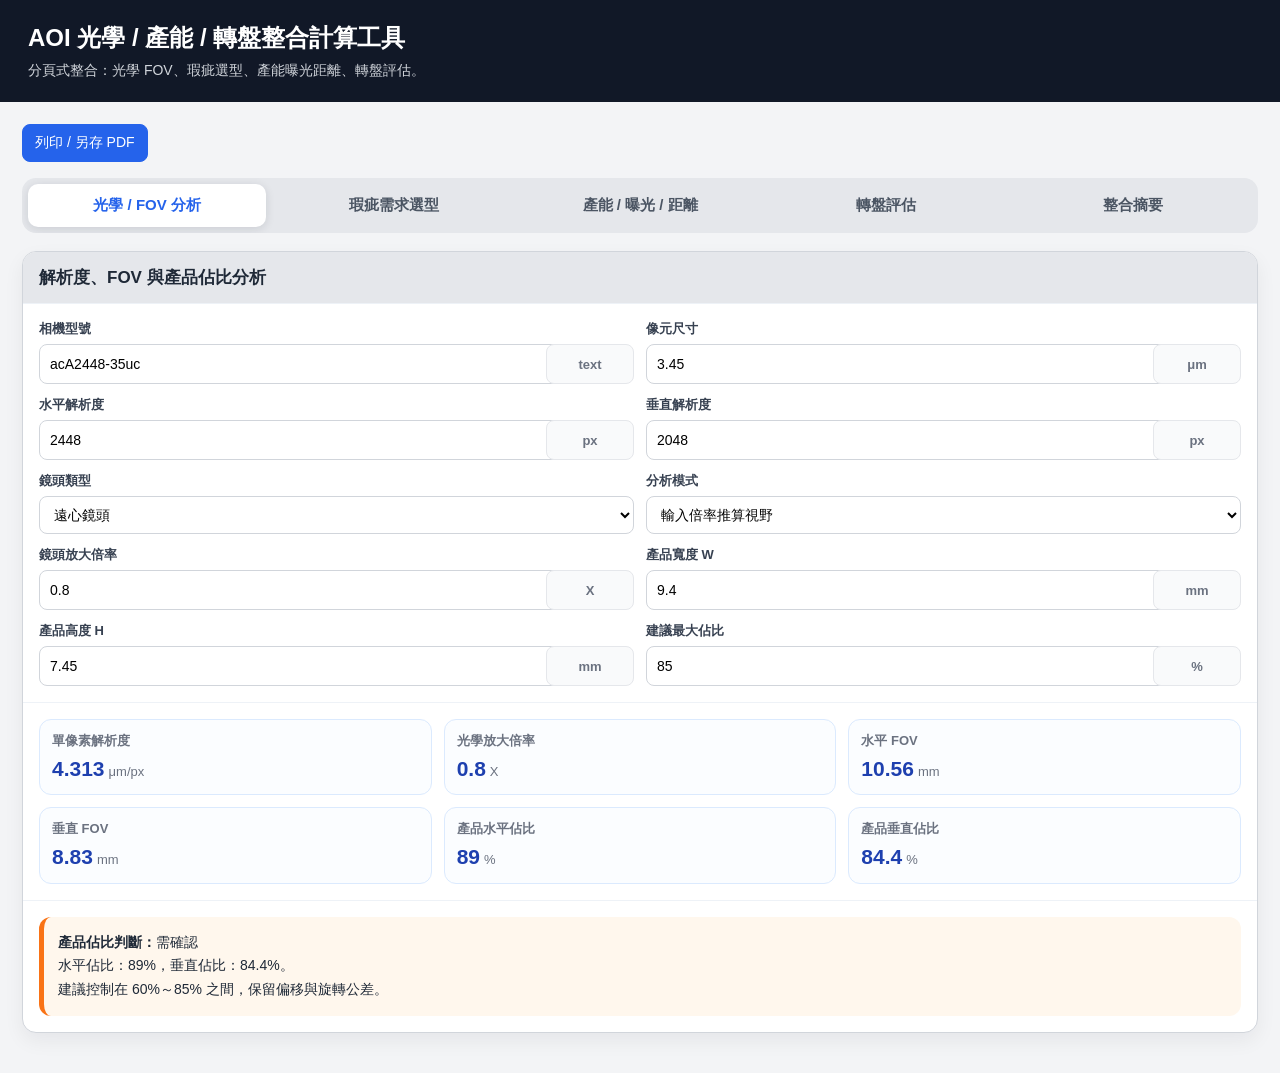
<file: index.html>
<!DOCTYPE html>
<html lang="zh-Hant">
<head>
  <meta charset="UTF-8" />
  <meta name="viewport" content="width=device-width, initial-scale=1.0" />
  <title>AOI 整合計算工具</title>
  <link rel="stylesheet" href="css/style.css" />
</head>

<body>
  <header class="main-header">
    <h1>AOI 光學 / 產能 / 轉盤整合計算工具</h1>
    <p>分頁式整合：光學 FOV、瑕疵選型、產能曝光距離、轉盤評估。</p>
  </header>

  <main class="main-wrap">
    <div class="main-toolbar">
      <button class="main-btn primary" id="mainPrintBtn">列印 / 另存 PDF</button>
    </div>

    <div class="main-tabs">
      <button class="main-tab active" type="button" data-tab="analysis">光學 / FOV 分析</button>
      <button class="main-tab" type="button" data-tab="selection">瑕疵需求選型</button>
      <button class="main-tab" type="button" data-tab="production">產能 / 曝光 / 距離</button>
      <button class="main-tab" type="button" data-tab="turntable">轉盤評估</button>
      <button class="main-tab" type="button" data-tab="summary">整合摘要</button>
    </div>

    <section id="panel-analysis" class="main-panel active">
      <div class="main-card">
        <h2>解析度、FOV 與產品佔比分析</h2>
        <div class="main-section">
          <div class="main-grid">
            <label class="main-label">相機型號
              <div class="main-input-row"><input class="main-input" id="cameraModel" type="text" value="acA2448-35uc"><span class="main-unit">text</span></div>
            </label>
            <label class="main-label">像元尺寸
              <div class="main-input-row"><input class="main-input" id="pixelSize" type="number" value="3.45" step="0.01"><span class="main-unit">μm</span></div>
            </label>
            <label class="main-label">水平解析度
              <div class="main-input-row"><input class="main-input" id="camW" type="number" value="2448"><span class="main-unit">px</span></div>
            </label>
            <label class="main-label">垂直解析度
              <div class="main-input-row"><input class="main-input" id="camH" type="number" value="2048"><span class="main-unit">px</span></div>
            </label>
            <label class="main-label">鏡頭類型
              <select class="main-select" id="lensType">
                <option value="telecentric" selected>遠心鏡頭</option>
                <option value="cctv">CCTV 普通鏡頭</option>
              </select>
            </label>
            <label class="main-label">分析模式
              <select class="main-select" id="analysisSubMode">
                <option value="fromMag">輸入倍率推算視野</option>
                <option value="fromCalib">輸入實測值推算硬體</option>
                <option value="fromWD">CCTV：輸入 WD 推算視野</option>
              </select>
            </label>
            <label class="main-label main-cctv">鏡頭焦距
              <div class="main-input-row"><input class="main-input" id="focalLength" type="number" value="50" step="0.1"><span class="main-unit">mm</span></div>
            </label>
            <label class="main-label main-cctv">延伸環長度
              <div class="main-input-row"><input class="main-input" id="extLength" type="number" value="0" step="0.5"><span class="main-unit">mm</span></div>
            </label>
            <label class="main-label main-cctv main-wd">目前工作距離 WD
              <div class="main-input-row"><input class="main-input" id="wdInput" type="number" value="110" step="0.1"><span class="main-unit">mm</span></div>
            </label>
            <label class="main-label main-mag">鏡頭放大倍率
              <div class="main-input-row"><input class="main-input" id="magInput" type="number" value="0.8" step="0.01"><span class="main-unit">X</span></div>
            </label>
            <label class="main-label main-calib">已知物體實際長度
              <div class="main-input-row"><input class="main-input" id="actualMM" type="number" value="6.79" step="0.001"><span class="main-unit">mm</span></div>
            </label>
            <label class="main-label main-calib">影像中佔據像素
              <div class="main-input-row"><input class="main-input" id="pixelCount" type="number" value="942" step="1"><span class="main-unit">px</span></div>
            </label>
            <label class="main-label">產品寬度 W
              <div class="main-input-row"><input class="main-input" id="productW" type="number" value="9.4" step="0.001"><span class="main-unit">mm</span></div>
            </label>
            <label class="main-label">產品高度 H
              <div class="main-input-row"><input class="main-input" id="productH" type="number" value="7.45" step="0.001"><span class="main-unit">mm</span></div>
            </label>
            <label class="main-label">建議最大佔比
              <div class="main-input-row"><input class="main-input" id="safeRate" type="number" value="85" step="1"><span class="main-unit">%</span></div>
            </label>
          </div>
        </div>
        <div class="main-section">
          <div class="main-results">
            <div class="main-result"><div class="main-result-l">單像素解析度</div><div class="main-result-v"><span id="analysisRes">-</span><span class="main-result-u">μm/px</span></div></div>
            <div class="main-result"><div class="main-result-l">光學放大倍率</div><div class="main-result-v"><span id="analysisMag">-</span><span class="main-result-u">X</span></div></div>
            <div class="main-result"><div class="main-result-l">水平 FOV</div><div class="main-result-v"><span id="analysisFovW">-</span><span class="main-result-u">mm</span></div></div>
            <div class="main-result"><div class="main-result-l">垂直 FOV</div><div class="main-result-v"><span id="analysisFovH">-</span><span class="main-result-u">mm</span></div></div>
            <div class="main-result"><div class="main-result-l">產品水平佔比</div><div class="main-result-v"><span id="analysisRateW">-</span><span class="main-result-u">%</span></div></div>
            <div class="main-result"><div class="main-result-l">產品垂直佔比</div><div class="main-result-v"><span id="analysisRateH">-</span><span class="main-result-u">%</span></div></div>
          </div>
        </div>
        <div class="main-section">
          <div id="productVisual" class="main-box"></div>
        </div>
      </div>
    </section>

    <section id="panel-selection" class="main-panel">
      <div class="main-card">
        <h2>從瑕疵需求反推硬體</h2>
        <div class="main-section">
          <div class="main-grid">
            <label class="main-label">欲偵測瑕疵大小
              <div class="main-input-row"><input class="main-input" id="targetDefect" type="number" value="0.15" step="0.001"><span class="main-unit">mm</span></div>
            </label>
            <label class="main-label">視野範圍 FOV
              <div class="main-input-row"><input class="main-input" id="targetFOV" type="number" value="12.07" step="0.001"><span class="main-unit">mm</span></div>
            </label>
            <label class="main-label">安全精度
              <select class="main-select" id="safetyFactor">
                <option value="3">3 px / 瑕疵</option>
                <option value="4">4 px / 瑕疵</option>
                <option value="5" selected>5 px / 瑕疵</option>
              </select>
            </label>
          </div>
        </div>
        <div class="main-section">
          <div class="main-results">
            <div class="main-result"><div class="main-result-l">必要解析度</div><div class="main-result-v"><span id="selReqRes">-</span><span class="main-result-u">μm/px</span></div></div>
            <div class="main-result"><div class="main-result-l">水平像素需求</div><div class="main-result-v"><span id="selMinPixel">-</span><span class="main-result-u">px</span></div></div>
            <div class="main-result"><div class="main-result-l">建議放大倍率</div><div class="main-result-v"><span id="selMagReq">-</span><span class="main-result-u">X</span></div></div>
          </div>
        </div>
        <div class="main-section">
          <div id="selectionRec" class="main-box green"></div>
        </div>
      </div>
    </section>

    <section id="panel-production" class="main-panel">
      <div class="main-card">
        <h2>產能 / 曝光 / Batch 最後一站距離</h2>
        <div class="main-section">
          <div class="main-grid">
            <label class="main-label">相機 Max FPS
              <div class="main-input-row"><input class="main-input" id="maxFps" type="number" value="36" step="0.01"><span class="main-unit">fps</span></div>
            </label>
            <label class="main-label">移動速度
              <div class="main-input-row"><input class="main-input" id="moveSpeedMmS" type="number" value="200" step="0.01"><span class="main-unit">mm/s</span></div>
            </label>
            <label class="main-label">允許 Pixel Shift
              <div class="main-input-row"><input class="main-input" id="pixelShift" type="number" value="1" step="0.01"><span class="main-unit">pixel</span></div>
            </label>
            <label class="main-label">實際曝光時間
              <div class="main-input-row"><input class="main-input" id="actualExposureUs" type="number" value="10" step="0.01"><span class="main-unit">us</span></div>
            </label>
            <label class="main-label">最小檢出 Pixel
              <div class="main-input-row"><input class="main-input" id="minDefectPixel" type="number" value="3" step="0.1"><span class="main-unit">pixel</span></div>
            </label>
            <label class="main-label">產品長度
              <div class="main-input-row"><input class="main-input" id="productLengthMm" type="number" value="4" step="0.001"><span class="main-unit">mm</span></div>
            </label>
            <label class="main-label">Space
              <div class="main-input-row"><input class="main-input" id="spaceMm" type="number" value="6" step="0.001"><span class="main-unit">mm</span></div>
            </label>
            <label class="main-label">可用機構距離
              <div class="main-input-row"><input class="main-input" id="availableDistanceMm" type="number" value="300" step="0.001"><span class="main-unit">mm</span></div>
            </label>
            <label class="main-label">Batch 數量
              <div class="main-input-row"><input class="main-input" id="batchCount" type="number" value="10" step="1"><span class="main-unit">pcs</span></div>
            </label>
            <label class="main-label">Batch 預測時間
              <div class="main-input-row"><input class="main-input" id="batchTimeMs" type="number" value="283.04" step="0.01"><span class="main-unit">ms</span></div>
            </label>
            <label class="main-label">Batch 移動線速度
              <div class="main-input-row"><input class="main-input" id="batchMoveSpeedMmS" type="number" value="150" step="0.01"><span class="main-unit">mm/s</span></div>
            </label>
          </div>
        </div>
        <div class="main-section">
          <div class="main-results">
            <div class="main-result"><div class="main-result-l">最大曝光時間</div><div class="main-result-v"><span id="maxExposureUs">-</span><span class="main-result-u">us</span></div><span id="exposureStatus" class="main-status">-</span></div>
            <div class="main-result"><div class="main-result-l">需求 FPS</div><div class="main-result-v"><span id="requiredFps">-</span><span class="main-result-u">fps</span></div><span id="fpsStatus" class="main-status">-</span></div>
            <div class="main-result"><div class="main-result-l">產能</div><div class="main-result-v"><span id="uph">-</span><span class="main-result-u">UPH</span></div></div>
            <div class="main-result"><div class="main-result-l">Pitch</div><div class="main-result-v"><span id="pitchMm">-</span><span class="main-result-u">mm</span></div></div>
            <div class="main-result"><div class="main-result-l">最小建議檢出尺寸</div><div class="main-result-v"><span id="minDefectSizeUm">-</span><span class="main-result-u">μm</span></div></div>
            <div class="main-result"><div class="main-result-l">最後一站距離</div><div class="main-result-v"><span id="lastStationDistanceMm">-</span><span class="main-result-u">mm</span></div><span id="distanceStatus" class="main-status">-</span></div>
          </div>
        </div>
      </div>
    </section>

    <section id="panel-turntable" class="main-panel">
      <div class="main-card">
        <h2>轉盤評估工具</h2>
        <div class="main-section">
  <p class="tt-sub">從目標產能反推需要的線速度，比較不同轉盤大小的 RPM 與 pulse/s</p>

  <div class="layout">
    <!-- ══ LEFT COLUMN ══ -->
    <div class="left-col">

      <div class="card">
        <p class="sl">基本條件</p>
        <div class="g3">
          <div class="fld"><label>目標產能</label><input type="number" id="target" value="1000" min="1" step="10"><span class="hint">pcs / min</span></div>
          <div class="fld"><label>物料尺寸（行進方向）</label><input type="number" id="psize" value="0.3" min="0.01" step="0.01"><span class="hint">mm</span></div>
          <div class="fld"><label>每圈 Pulse 數（PPR）</label><input type="number" id="ppc" value="360000" min="1"><span class="hint">DD 馬達直接填 PPR</span></div>
        </div>
        <div class="g2" style="margin-top:10px">
          <div class="fld"><label>轉盤直徑</label><input type="number" id="diam" value="600" min="50" step="10"><span class="hint">mm</span></div>
          <div class="fld"><label>實際速度設定</label><input type="number" id="pulses" value="32000" min="0"><span class="hint">pulse / s（填 0 略過）</span></div>
        </div>
      </div>

      <div class="card">
        <p class="sl">震動盤 × 轉盤速度</p>
        <p style="font-size:11px;color:#aaa;margin-bottom:10px">
          間距由「線速度 ÷ 震動盤節拍」自動計算，轉越快間距越大
        </p>
        <div class="g2">
          <div class="fld">
            <label>最小安全間距</label>
            <input type="number" id="min-gap" value="2" min="0" step="0.5">
            <span class="hint">mm（低於此值顯示警告）</span>
          </div>
          <div style="display:flex;flex-direction:column;justify-content:center;gap:4px">
            <div style="font-size:10px;color:#aaa">計算出的實際空隙</div>
            <div style="font-size:22px;font-weight:700;color:#1a4fa0" id="derived-gap-val">— mm</div>
            <div style="font-size:10px;color:#aaa" id="derived-pitch-val">Pitch —</div>
          </div>
        </div>
        <div class="pitch-vis" id="pitch-vis" style="margin-top:10px"></div>
        <div style="display:flex;justify-content:space-between;font-size:9px;color:#ccc;margin-top:2px">
          <span id="lbl-p">物料</span><span id="lbl-g">空隙</span>
        </div>
      </div>

      <div class="card">
        <p class="sl">相機停留時間 × 動態模糊</p>
        <p style="font-size:11px;color:#aaa;margin-bottom:12px">輸入相機與鏡頭規格，自動計算 FOV、停留時間與動態模糊</p>

        <div class="g2" style="margin-bottom:10px">
          <div class="fld">
            <label>鏡頭類型</label>
            <select id="lens-type" style="border:1px solid #d5d5d0;border-radius:6px;padding:6px 9px;font-size:14px;width:100%;outline:none;color:#1a1a1a;background:#fff">
              <option value="telecentric">遠心鏡（Telecentric）</option>
              <option value="cctv">CCTV / 定焦鏡</option>
            </select>
            <span class="hint">遠心鏡填倍率；CCTV 填焦距與工作距離</span>
          </div>
          <div class="fld" id="fld-mag" style="">
            <label>鏡頭倍率</label>
            <input type="number" id="magnification" value="0.5" min="0.01" step="0.01">
            <span class="hint">× （如 0.5× / 1× / 2×）</span>
          </div>
        </div>

        <div class="g2" id="cctv-fields" style="display:none;margin-bottom:10px">
          <div class="fld">
            <label>鏡頭焦距</label>
            <input type="number" id="focal" value="25" min="1" step="1">
            <span class="hint">mm</span>
          </div>
          <div class="fld">
            <label>工作距離（WD）</label>
            <input type="number" id="wd" value="150" min="1" step="1">
            <span class="hint">mm（鏡頭前端到物體）</span>
          </div>
        </div>

        <div class="g3">
          <div class="fld">
            <label>感光元件解析度</label>
            <input type="number" id="sensor-px" value="2048" min="1" step="1">
            <span class="hint">px（行進方向軸）</span>
          </div>
          <div class="fld">
            <label>像素大小</label>
            <input type="number" id="pixsize" value="3.45" min="0.01" step="0.01">
            <span class="hint">µm / px</span>
          </div>
          <div class="fld">
            <label>曝光時間</label>
            <input type="number" id="exposure" value="100" min="1" step="1">
            <span class="hint">µs（微秒）</span>
          </div>
        </div>

        <div style="margin-top:10px;padding:8px 12px;background:#f0f4fb;border-radius:6px;font-size:12px;display:flex;align-items:baseline;gap:8px;flex-wrap:wrap">
          <span style="color:#888">計算出的 FOV</span>
          <span id="fov-display" style="font-size:18px;font-weight:700;color:#1a4fa0">— mm</span>
          <span style="color:#aaa" id="fov-detail"></span>
        </div>

        <div class="metrics" id="blur-metrics" style="margin-top:10px"></div>
        <div id="blur-note" style="margin-top:8px"></div>
      </div>

      <div class="card">
        <p class="sl">需要的線速度</p>
        <div class="hero">
          <span class="hero-num" id="mmps-val">—</span>
          <span class="hero-unit">mm / s</span>
          <span class="hero-desc" id="mmps-desc"></span>
        </div>
        <div class="metrics" id="main-metrics"></div>
        <div id="actual-block" style="margin-top:8px"></div>
      </div>

      <div class="card">
        <p class="sl">速度 → 間距對照（固定目標產能 <span id="target-lbl">1000</span> pcs/min）</p>
        <p style="font-size:11px;color:#aaa;margin-bottom:10px">轉速越快，間距越大。目前設定以 <span style="color:#1a4fa0;font-weight:700">藍色</span> 標示。</p>
        <div style="overflow-x:auto"><table><thead><tr>
          <th>Pulse / s</th><th>線速度 (mm/s)</th><th>RPM</th><th>Pitch (mm)</th><th>空隙 (mm)</th><th>安全？</th>
        </tr></thead><tbody id="size-tbody"></tbody></table></div>
      </div>

      <div class="card">
        <p class="sl">直徑 → 間距對照（固定 <span id="diam-lbl">600</span>mm，目前速度）</p>
        <p style="font-size:11px;color:#aaa;margin-bottom:10px">同樣轉速，直徑越大線速度越快，間距越大。</p>
        <div style="overflow-x:auto"><table><thead><tr>
          <th>直徑</th><th>線速度 (mm/s)</th><th>RPM</th><th>Pitch (mm)</th><th>空隙 (mm)</th><th>安全？</th>
        </tr></thead><tbody id="pitch-tbody"></tbody></table></div>
      </div>

    </div><!-- end left-col -->

    <!-- ══ RIGHT COLUMN ══ -->
    <div class="right-col">
      <div class="card sticky-card">
        <p class="sl">動態示意圖</p>
        <canvas id="viz" width="280" height="340"></canvas>

        <div class="viz-ctrl" style="margin-top:10px">
          <label>轉盤顯示大小</label>
          <input type="range" id="viz-disk" min="50" max="120" value="88" step="1">
        </div>
        <div class="viz-ctrl" style="margin-top:6px">
          <label>物料顯示大小</label>
          <input type="range" id="viz-mat" min="1" max="16" value="4" step="1">
        </div>
        <div class="viz-info">
          <span id="viz-rpm-lbl">實際 RPM: —</span>
          <span id="viz-mat-lbl">載料: —</span>
        </div>
      </div>
    </div>

  </div><!-- end layout -->
        </div>
      </div>

<script src="js/turntable.js"></script>

    </section>

    <section id="panel-summary" class="main-panel">
      <div class="main-card">
        <h2>整合摘要</h2>
        <div class="main-section">
          <table class="main-table"><tbody id="summaryTable"></tbody></table>
        </div>
      </div>
    </section>
  </main>

  <script src="js/app.js"></script>

</body>
</html>
</file>
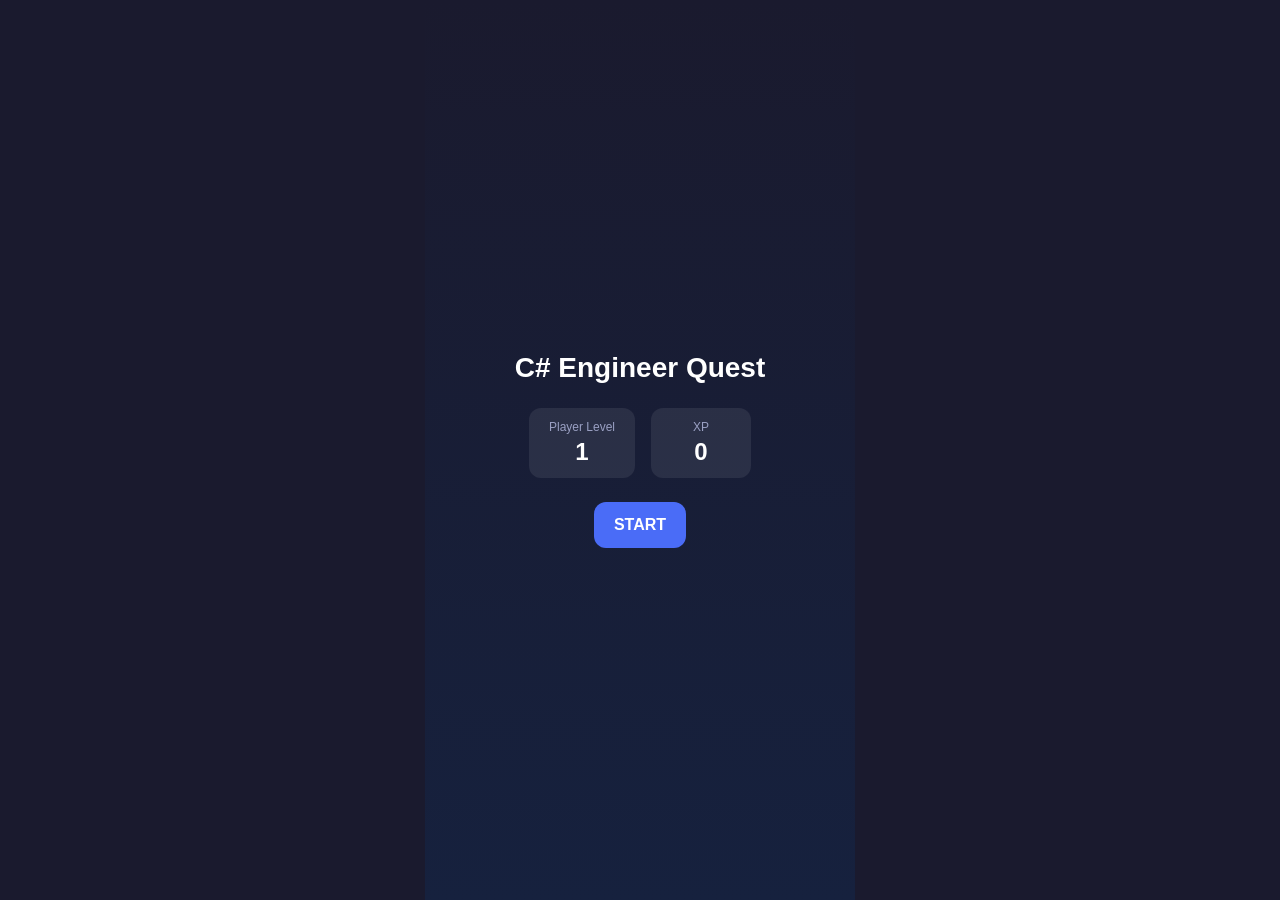
<file: WebPrototype/index.html>
<!DOCTYPE html>
<html lang="zh-Hant">
<head>
  <meta charset="UTF-8" />
  <meta name="viewport" content="width=device-width, initial-scale=1.0, viewport-fit=cover" />
  <title>C# Engineer Quest</title>
  <link rel="stylesheet" href="style.css" />
</head>
<body>
  <div class="phone">

    <!-- Home Scene -->
    <section id="screen-home" class="screen active">
      <div class="home-content">
        <h1 class="game-title">C# Engineer Quest</h1>
        <div class="stat-row">
          <div class="stat">
            <span class="stat-label">Player Level</span>
            <span class="stat-value" id="home-level">1</span>
          </div>
          <div class="stat">
            <span class="stat-label">XP</span>
            <span class="stat-value" id="home-xp">0</span>
          </div>
        </div>
        <button class="btn btn-primary" id="btn-start">START</button>
      </div>
    </section>

    <!-- World Map Scene -->
    <section id="screen-worldmap" class="screen">
      <header class="topbar">
        <button class="btn-icon" id="btn-worldmap-back">←</button>
        <h2>WORLD 1・設備啟動</h2>
      </header>
      <div class="level-list" id="level-list"></div>
    </section>

    <!-- Level Scene -->
    <section id="screen-level" class="screen">
      <header class="topbar">
        <button class="btn-icon" id="btn-level-back">←</button>
        <div>
          <h2 id="level-title">Level</h2>
          <p class="level-topic" id="level-topic"></p>
        </div>
      </header>
      <div class="level-body">
        <div class="panel">
          <p class="panel-label">Story</p>
          <p id="level-story"></p>
        </div>
        <div class="panel">
          <p class="panel-label">Mission</p>
          <p id="level-question"></p>
        </div>
        <div class="panel">
          <p class="panel-label">Code Input</p>
          <textarea id="level-code-input" spellcheck="false" autocapitalize="off" autocomplete="off"></textarea>
        </div>
        <p class="hint-text" id="level-hint"></p>
      </div>
      <footer class="action-row">
        <button class="btn btn-secondary" id="btn-hint">Hint</button>
        <button class="btn btn-primary" id="btn-submit">Submit</button>
      </footer>
    </section>

    <!-- Result Scene -->
    <section id="screen-result" class="screen">
      <div class="result-content">
        <div id="result-success" class="result-panel">
          <p class="result-title success">LEVEL COMPLETE</p>
          <p class="result-stars">★★★</p>
          <p class="result-xp" id="result-xp"></p>
          <button class="btn btn-primary" id="btn-next-level">NEXT LEVEL</button>
        </div>
        <div id="result-failure" class="result-panel">
          <p class="result-title failure">CODE ERROR</p>
          <p class="result-message">再檢查一下你的程式。</p>
          <button class="btn btn-primary" id="btn-try-again">TRY AGAIN</button>
        </div>
      </div>
    </section>

  </div>

  <script src="js/data.js"></script>
  <script src="js/judge.js"></script>
  <script src="js/save.js"></script>
  <script src="js/levelManager.js"></script>
  <script src="js/main.js"></script>
</body>
</html>
</file>
<file: css/style.css>
:root {
      --main-bg:#f3f4f6;
      --main-card:#fff;
      --main-border:#d1d5db;
      --main-blue:#2563eb;
      --main-dark:#111827;
    }

    body {
      margin:0;
      font-family:"Microsoft JhengHei","Noto Sans TC",Arial,sans-serif;
      background:var(--main-bg);
      color:#1f2937;
    }

    .main-header {
      background:var(--main-dark);
      color:white;
      padding:22px 28px;
    }

    .main-header h1 {
      margin:0;
      font-size:24px;
    }

    .main-header p {
      margin:8px 0 0;
      color:#d1d5db;
      font-size:14px;
    }

    .main-wrap {
      max-width:1480px;
      margin:0 auto;
      padding:22px;
    }

    .main-tabs {
      display:flex;
      gap:8px;
      background:#e5e7eb;
      padding:6px;
      border-radius:14px;
      margin-bottom:18px;
      overflow-x:auto;
    }

    .main-tab {
      flex:1 0 180px;
      border:0;
      border-radius:10px;
      padding:12px 14px;
      font-weight:800;
      font-size:15px;
      color:#4b5563;
      background:transparent;
      cursor:pointer;
    }

    .main-tab.active {
      background:white;
      color:var(--main-blue);
      box-shadow:0 2px 10px rgba(15,23,42,.12);
    }

    .main-panel {
      display:none;
    }

    .main-panel.active {
      display:block;
    }

    .main-card {
      background:var(--main-card);
      border:1px solid var(--main-border);
      border-radius:14px;
      box-shadow:0 8px 20px rgba(15,23,42,.06);
      overflow:hidden;
      margin-bottom:18px;
    }

    .main-card h2 {
      margin:0;
      padding:14px 16px;
      background:#e5e7eb;
      font-size:17px;
    }

    .main-section {
      padding:16px;
      border-top:1px solid #eef2f7;
    }

    .main-grid {
      display:grid;
      grid-template-columns:repeat(2,minmax(230px,1fr));
      gap:12px;
    }

    .main-label {
      display:grid;
      gap:6px;
      font-size:13px;
      color:#374151;
      font-weight:700;
    }

    .main-input-row {
      display:grid;
      grid-template-columns:1fr 88px;
      gap:8px;
      align-items:center;
    }

    .main-input, .main-select {
      width:100%;
      height:38px;
      border:1px solid #d1d5db;
      border-radius:8px;
      padding:0 10px;
      font-size:14px;
      background:white;
    }

    .main-unit {
      height:38px;
      display:inline-flex;
      align-items:center;
      justify-content:center;
      border:1px solid #e5e7eb;
      border-radius:8px;
      background:#f9fafb;
      color:#6b7280;
      font-size:13px;
    }

    .main-results {
      display:grid;
      grid-template-columns:repeat(3,minmax(180px,1fr));
      gap:12px;
    }

    .main-result {
      border:1px solid #dbeafe;
      border-radius:12px;
      padding:12px;
      background:#fbfdff;
    }

    .main-result-l {
      font-size:13px;
      color:#6b7280;
      margin-bottom:6px;
      font-weight:700;
    }

    .main-result-v {
      font-size:21px;
      font-weight:900;
      color:#1e40af;
      line-height:1.25;
    }

    .main-result-u {
      font-size:13px;
      color:#6b7280;
      margin-left:4px;
      font-weight:500;
    }

    .main-status {
      display:inline-flex;
      padding:6px 10px;
      border-radius:999px;
      font-size:13px;
      font-weight:800;
      margin-top:8px;
    }

    .main-ok { background:#dcfce7; color:#166534; }
    .main-ng { background:#fee2e2; color:#991b1b; }

    .main-box {
      border-radius:12px;
      padding:14px;
      border-left:5px solid #2563eb;
      background:#eff6ff;
      line-height:1.7;
      font-size:14px;
    }

    .main-box.green { border-left-color:#16a34a; background:#f0fdf4; }
    .main-box.orange { border-left-color:#f97316; background:#fff7ed; }
    .main-box.red { border-left-color:#dc2626; background:#fef2f2; }

    .main-progress-bg {
      width:100%;
      height:10px;
      background:#e5e7eb;
      border-radius:999px;
      overflow:hidden;
    }

    .main-progress-bar {
      height:100%;
      border-radius:999px;
      transition:width .25s;
    }

    .main-table {
      width:100%;
      border-collapse:collapse;
      font-size:13px;
    }

    .main-table th,
    .main-table td {
      border:1px solid #e5e7eb;
      padding:8px;
      text-align:left;
      vertical-align:top;
    }

    .main-table th {
      background:#f3f4f6;
      width:38%;
    }

    .main-formula {
      margin:0;
      padding:16px;
      background:#0f172a;
      color:#e5e7eb;
      font-family:Consolas,"Courier New",monospace;
      font-size:13px;
      line-height:1.7;
      overflow-x:auto;
      white-space:pre-wrap;
      border-radius:12px;
    }

    .main-toolbar {
      display:flex;
      flex-wrap:wrap;
      gap:10px;
      align-items:center;
      margin-bottom:16px;
    }

    .main-btn {
      height:38px;
      border:1px solid #d1d5db;
      background:white;
      border-radius:8px;
      padding:0 12px;
      font-size:14px;
      cursor:pointer;
    }

    .main-btn.primary {
      background:#2563eb;
      color:white;
      border-color:#2563eb;
    }

    @media(max-width:900px) {
      .main-grid,.main-results { grid-template-columns:1fr; }
    }

    /* ===== 轉盤評估分頁：沿用與其他分頁一致的設計語彙（字級、配色、卡片樣式） ===== */
    #panel-turntable *{box-sizing:border-box}
    #panel-turntable .tt-sub{font-size:13px;color:#6b7280;margin:0 0 16px}
    #panel-turntable .layout{display:flex;gap:16px;align-items:flex-start}
    #panel-turntable .left-col{flex:1;min-width:0}
    #panel-turntable .right-col{width:300px;flex-shrink:0}
    #panel-turntable .sticky-card{position:sticky;top:16px}
    #panel-turntable .card{background:#fff;border:1px solid var(--main-border);border-radius:12px;padding:16px;margin-bottom:14px;box-shadow:0 4px 12px rgba(15,23,42,.04)}
    #panel-turntable .sl{font-size:14px;font-weight:700;color:var(--main-dark);margin-bottom:12px}
    #panel-turntable .g2{display:grid;grid-template-columns:1fr 1fr;gap:12px}
    #panel-turntable .g3{display:grid;grid-template-columns:1fr 1fr 1fr;gap:12px}
    #panel-turntable .fld{display:flex;flex-direction:column;gap:6px}
    #panel-turntable .fld label{font-size:13px;color:#374151;font-weight:700}
    #panel-turntable .fld input[type=number]{border:1px solid #d1d5db;border-radius:8px;padding:0 10px;height:38px;font-size:14px;width:100%;outline:none;color:#1f2937;background:#fff}
    #panel-turntable .fld input[type=number]:focus{border-color:var(--main-blue);box-shadow:0 0 0 2px rgba(37,99,235,.15)}
    #panel-turntable .fld input[type=range]{accent-color:var(--main-blue);width:100%;margin-top:2px}
    #panel-turntable .hint{font-size:12px;color:#9ca3af;margin-top:2px;line-height:1.4}
    #panel-turntable .pitch-vis{display:flex;height:30px;background:#f3f4f6;border-radius:8px;overflow:hidden;border:1px solid #e5e7eb;margin-top:8px}
    #panel-turntable .pv-piece{background:var(--main-blue);height:100%;display:flex;align-items:center;justify-content:center;font-size:10px;color:#fff;font-weight:700;transition:width .15s;min-width:2px}
    #panel-turntable .pv-gap{background:#e5e7eb;height:100%;transition:width .15s}
    #panel-turntable .hero{display:flex;align-items:baseline;gap:8px;background:#fbfdff;border:1px solid #dbeafe;border-left:4px solid var(--main-blue);border-radius:10px;padding:12px 14px;margin-bottom:12px;flex-wrap:wrap}
    #panel-turntable .hero-num{font-size:28px;font-weight:900;color:#1e40af;line-height:1}
    #panel-turntable .hero-unit{font-size:13px;color:#6b7280}
    #panel-turntable .hero-desc{font-size:12px;color:#9ca3af;margin-left:2px}
    #panel-turntable .metrics{display:grid;grid-template-columns:repeat(auto-fit,minmax(130px,1fr));gap:10px}
    #panel-turntable .mc{background:#fbfbfb;border:1px solid #e5e7eb;border-left:4px solid #d1d5db;border-radius:8px;padding:10px 12px}
    #panel-turntable .mc-l{font-size:12px;color:#6b7280;font-weight:700;margin-bottom:4px}
    #panel-turntable .mc-v{font-size:18px;font-weight:800;color:#111827;line-height:1.2}
    #panel-turntable .mc-u{font-size:12px;color:#9ca3af;margin-top:2px}
    #panel-turntable .mc.b{border-left-color:var(--main-blue)}#panel-turntable .mc.b .mc-v{color:#1e40af}
    #panel-turntable .mc.g{border-left-color:#16a34a}#panel-turntable .mc.g .mc-v{color:#166534}
    #panel-turntable .mc.a{border-left-color:#f59e0b}#panel-turntable .mc.a .mc-v{color:#92400e}
    #panel-turntable .mc.r{border-left-color:#dc2626}#panel-turntable .mc.r .mc-v{color:#991b1b}
    #panel-turntable table{width:100%;border-collapse:collapse;font-size:13px}
    #panel-turntable th{font-size:12px;font-weight:700;color:#6b7280;text-align:left;padding:8px;border-bottom:1px solid #e5e7eb;background:#f3f4f6;white-space:nowrap}
    #panel-turntable td{padding:8px;border-bottom:1px solid #e5e7eb;color:#1f2937;vertical-align:middle}
    #panel-turntable tr.hl td{background:#eff6ff;font-weight:700}
    #panel-turntable td.diam-c{color:#1e40af;font-weight:700}
    #panel-turntable #viz{display:block;border-radius:8px;background:#f9fafb;border:1px solid #e5e7eb}
    #panel-turntable .viz-ctrl{margin-top:10px}
    #panel-turntable .viz-ctrl label{font-size:12px;color:#6b7280;font-weight:700;display:block;margin-bottom:4px}
    #panel-turntable .viz-ctrl input[type=range]{accent-color:var(--main-blue);width:100%}
    #panel-turntable .viz-info{display:flex;justify-content:space-between;font-size:12px;color:#9ca3af;margin-top:8px}
    @media(max-width:900px){#panel-turntable .layout{flex-direction:column}#panel-turntable .right-col{width:100%}#panel-turntable .sticky-card{position:static}}
    @media(max-width:520px){#panel-turntable .g3{grid-template-columns:1fr 1fr}}
</file>
<file: WebPrototype/style.css>
* {
  box-sizing: border-box;
}

body {
  margin: 0;
  font-family: -apple-system, BlinkMacSystemFont, "Segoe UI", "Noto Sans TC", sans-serif;
  background: #1a1a2e;
  color: #1a1a2e;
  display: flex;
  justify-content: center;
}

.phone {
  width: 100%;
  max-width: 430px;
  min-height: 100vh;
  background: #f4f5f9;
  display: flex;
  flex-direction: column;
  position: relative;
  overflow-x: hidden;
}

.screen {
  display: none;
  flex-direction: column;
  flex: 1;
  min-height: 100vh;
}

.screen.active {
  display: flex;
}

/* Home */
.home-content {
  flex: 1;
  display: flex;
  flex-direction: column;
  align-items: center;
  justify-content: center;
  gap: 24px;
  padding: 24px;
  text-align: center;
  background: linear-gradient(180deg, #1a1a2e, #16213e);
  color: #fff;
}

.game-title {
  font-size: 28px;
  font-weight: 800;
  margin: 0;
}

.stat-row {
  display: flex;
  gap: 16px;
}

.stat {
  background: rgba(255, 255, 255, 0.08);
  border-radius: 12px;
  padding: 12px 20px;
  min-width: 100px;
}

.stat-label {
  display: block;
  font-size: 12px;
  color: #9aa0c3;
  margin-bottom: 4px;
}

.stat-value {
  font-size: 24px;
  font-weight: 700;
}

/* Buttons */
.btn {
  border: none;
  border-radius: 12px;
  padding: 14px 20px;
  font-size: 16px;
  font-weight: 700;
  cursor: pointer;
}

.btn-primary {
  background: #4a6cf7;
  color: #fff;
}

.btn-primary:active {
  background: #3a58d6;
}

.btn-secondary {
  background: #e5e7ef;
  color: #1a1a2e;
}

.btn-icon {
  background: none;
  border: none;
  font-size: 20px;
  padding: 8px;
  cursor: pointer;
  color: #1a1a2e;
}

/* Shared top bar */
.topbar {
  display: flex;
  align-items: center;
  gap: 8px;
  padding: 16px;
  border-bottom: 1px solid #e0e2ec;
  background: #fff;
}

.topbar h2 {
  margin: 0;
  font-size: 16px;
}

.level-topic {
  margin: 2px 0 0;
  font-size: 12px;
  color: #888;
}

/* World map */
.level-list {
  padding: 16px;
  display: flex;
  flex-direction: column;
  gap: 12px;
}

.level-card {
  display: flex;
  justify-content: space-between;
  align-items: center;
  background: #fff;
  border-radius: 14px;
  padding: 16px;
  border: 1px solid #e0e2ec;
  cursor: pointer;
}

.level-card.locked {
  opacity: 0.5;
  cursor: not-allowed;
}

.level-card-title {
  font-weight: 700;
  margin: 0;
}

.level-card-sub {
  font-size: 12px;
  color: #888;
  margin: 2px 0 0;
}

.level-card-badge {
  font-size: 20px;
}

/* Level screen */
.level-body {
  flex: 1;
  overflow-y: auto;
  padding: 16px;
  display: flex;
  flex-direction: column;
  gap: 12px;
}

.panel {
  background: #fff;
  border-radius: 14px;
  padding: 14px;
  border: 1px solid #e0e2ec;
}

.panel p {
  margin: 0;
}

.panel-label {
  margin: 0 0 6px !important;
  font-size: 11px;
  letter-spacing: 0.05em;
  text-transform: uppercase;
  color: #999;
  font-weight: 700;
}

#level-code-input {
  width: 100%;
  min-height: 110px;
  font-family: "SFMono-Regular", Consolas, monospace;
  font-size: 14px;
  border: 1px solid #d8dae5;
  border-radius: 8px;
  padding: 10px;
  resize: vertical;
}

.hint-text {
  min-height: 20px;
  padding: 0 4px;
  font-size: 13px;
  color: #4a6cf7;
  margin: 0;
}

.action-row {
  display: flex;
  gap: 12px;
  padding: 16px;
  border-top: 1px solid #e0e2ec;
  background: #fff;
}

.action-row .btn {
  flex: 1;
}

/* Result */
.result-content {
  flex: 1;
  display: flex;
  align-items: center;
  justify-content: center;
  padding: 24px;
}

.result-panel {
  display: none;
  flex-direction: column;
  align-items: center;
  gap: 10px;
  text-align: center;
}

.result-panel.active {
  display: flex;
}

.result-title {
  font-size: 24px;
  font-weight: 800;
  margin: 0;
}

.result-title.success {
  color: #16a34a;
}

.result-title.failure {
  color: #dc2626;
}

.result-stars {
  font-size: 28px;
  color: #f5a524;
  margin: 0;
}

.result-xp {
  font-size: 16px;
  font-weight: 700;
  color: #4a6cf7;
  margin: 0 0 8px;
}

.result-message {
  color: #555;
  margin: 0 0 8px;
}
</file>
